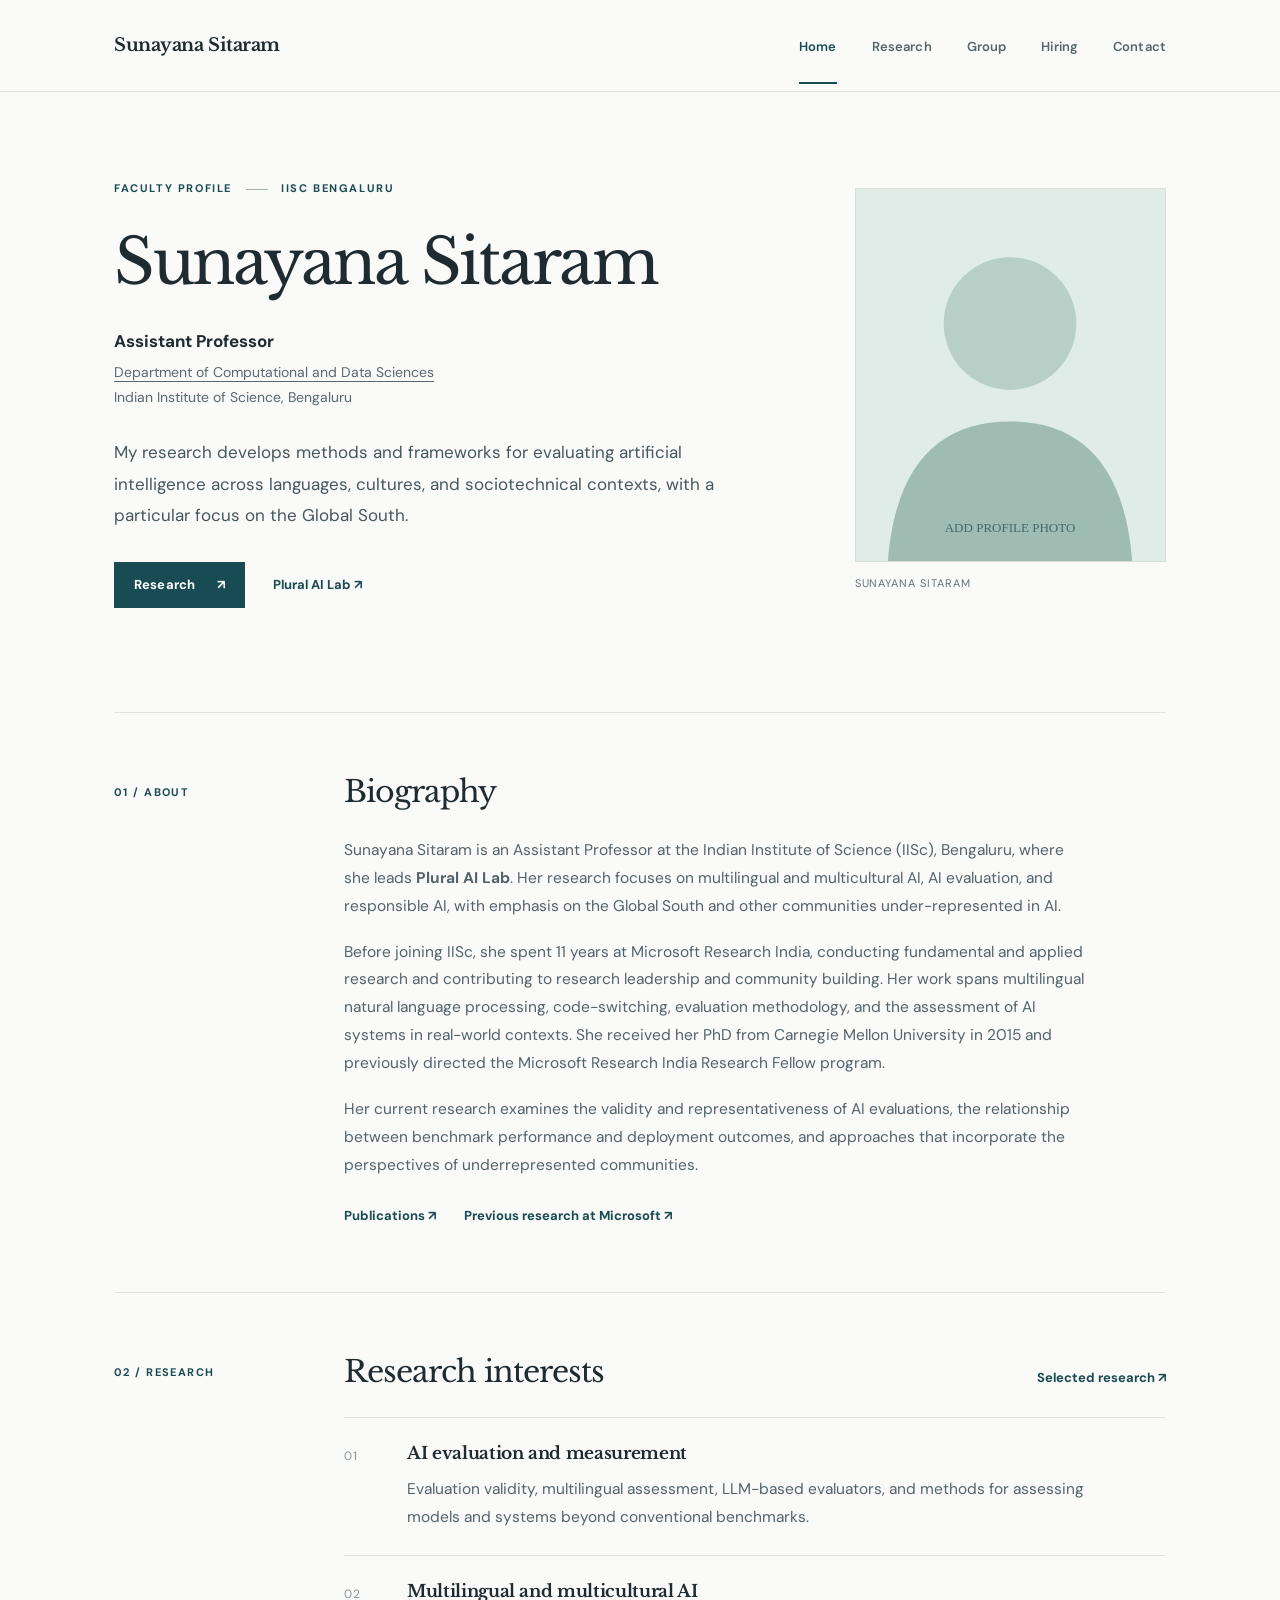
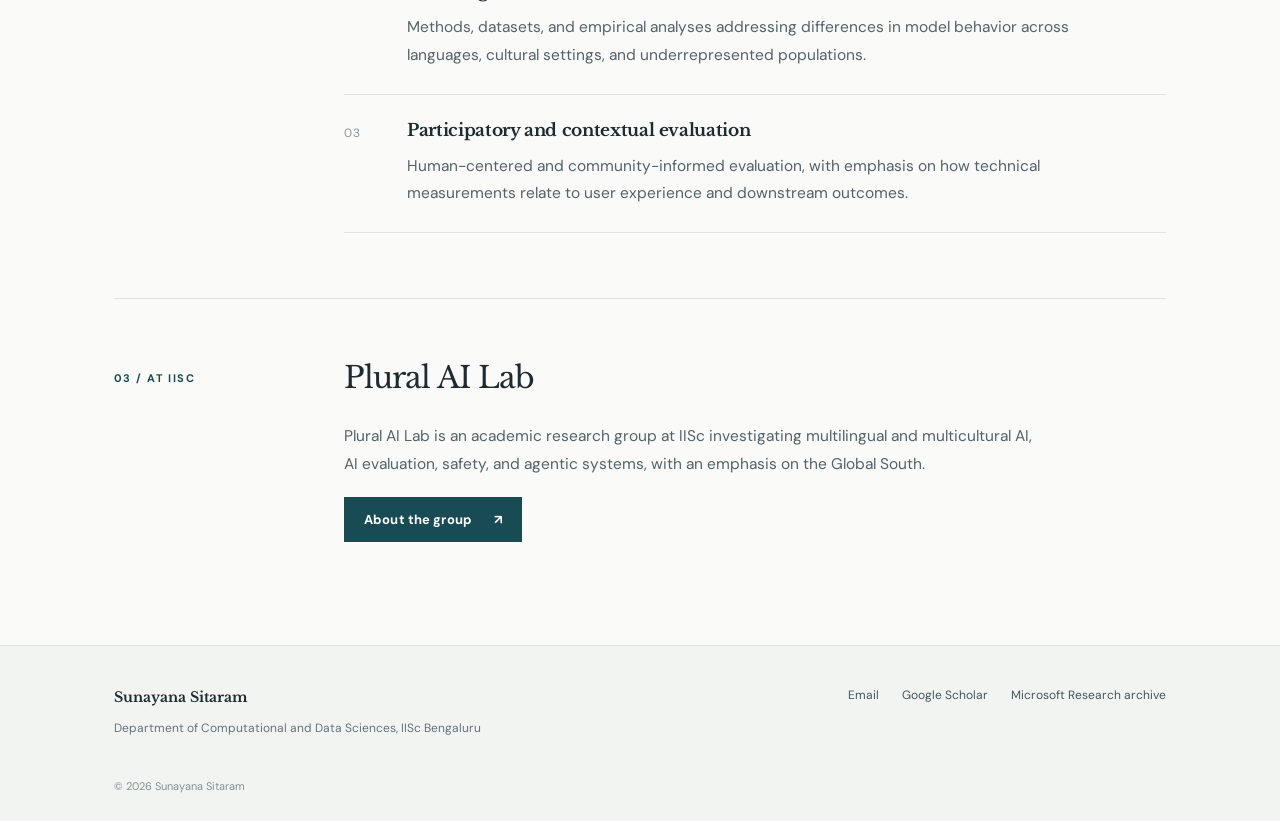
<file: index.html>
<!doctype html>
<html lang="en"><head><meta charset="utf-8"><meta name="viewport" content="width=device-width, initial-scale=1"><meta name="theme-color" content="#fafaf8"><meta name="description" content="Sunayana Sitaram, Assistant Professor at IISc Bengaluru. Research in AI evaluation, multilingual and multicultural AI, and responsible AI."><title>Home | Sunayana Sitaram</title><link rel="stylesheet" href="assets/style.css"></head><body><header class="site-header"><div class="wrap header-inner"><a href="index.html" class="wordmark" aria-label="Sunayana Sitaram home">Sunayana Sitaram</a><nav class="nav" aria-label="Main navigation"><a href="index.html" aria-current="page" class="active">Home</a><a href="research.html">Research</a><a href="group.html">Group</a><a href="hiring.html">Hiring</a><a href="contact.html">Contact</a></nav></div></header><main id="main" class="wrap"><section class="hero" aria-labelledby="intro-title"><div class="hero-copy"><p class="kicker">Faculty Profile <span class="kicker-rule"></span> IISc Bengaluru</p><h1 id="intro-title">Sunayana Sitaram</h1><p class="role-title">Assistant Professor</p><p class="affiliation"><a href="https://cds.iisc.ac.in/">Department of Computational and Data Sciences</a><br>Indian Institute of Science, Bengaluru</p><p class="lead">My research develops methods and frameworks for evaluating artificial intelligence across languages, cultures, and sociotechnical contexts, with a particular focus on the Global South.</p><div class="hero-actions"><a href="research.html" class="primary-link">Research <span aria-hidden="true">↗</span></a><a href="group.html" class="text-link">Plural AI Lab <span aria-hidden="true">↗</span></a></div></div><figure class="hero-portrait"><img src="https://impact.indiaai.gov.in/events/symposium/coreCommittee/Sunayana_Sitaram.jpeg" alt="Portrait of Sunayana Sitaram" onerror="this.onerror=null;this.src='assets/placeholder.svg'" width="480" height="560"><figcaption>Sunayana Sitaram</figcaption></figure></section>
<section class="editorial-section" aria-labelledby="about-title"><div class="section-side"><span class="section-index">01 / About</span></div><div class="section-main prose"><h2 id="about-title">Biography</h2><p>Sunayana Sitaram is an Assistant Professor at the Indian Institute of Science (IISc), Bengaluru, where she leads <strong>Plural AI Lab</strong>. Her research focuses on multilingual and multicultural AI, AI evaluation, and responsible AI, with emphasis on the Global South and other communities under-represented in AI.</p><p>Before joining IISc, she spent 11 years at Microsoft Research India, conducting fundamental and applied research and contributing to research leadership and community building. Her work spans multilingual natural language processing, code-switching, evaluation methodology, and the assessment of AI systems in real-world contexts. She received her PhD from Carnegie Mellon University in 2015 and previously directed the Microsoft Research India Research Fellow program.</p><p>Her current research examines the validity and representativeness of AI evaluations, the relationship between benchmark performance and deployment outcomes, and approaches that incorporate the perspectives of underrepresented communities.</p><div class="inline-links"><a href="https://scholar.google.com/scholar?q=Sunayana+Sitaram">Publications <span aria-hidden="true">↗</span></a><a href="https://www.microsoft.com/en-us/research/people/susitara/">Previous research at Microsoft <span aria-hidden="true">↗</span></a></div></div></section>
<section class="editorial-section" aria-labelledby="areas-title"><div class="section-side"><span class="section-index">02 / Research</span></div><div class="section-main"><div class="section-head"><h2 id="areas-title">Research interests</h2><a class="section-action" href="research.html">Selected research <span aria-hidden="true">↗</span></a></div><div class="focus-list"><article><span class="ordinal">01</span><div><h3>AI evaluation and measurement</h3><p>Evaluation validity, multilingual assessment, LLM-based evaluators, and methods for assessing models and systems beyond conventional benchmarks.</p></div></article><article><span class="ordinal">02</span><div><h3>Multilingual and multicultural AI</h3><p>Methods, datasets, and empirical analyses addressing differences in model behavior across languages, cultural settings, and underrepresented populations.</p></div></article><article><span class="ordinal">03</span><div><h3>Participatory and contextual evaluation</h3><p>Human-centered and community-informed evaluation, with emphasis on how technical measurements relate to user experience and downstream outcomes.</p></div></article></div></div></section>
<section class="editorial-section last-section" aria-labelledby="group-title"><div class="section-side"><span class="section-index">03 / At IISc</span></div><div class="section-main"><h2 id="group-title">Plural AI Lab</h2><p class="narrow-copy">Plural AI Lab is an academic research group at IISc investigating multilingual and multicultural AI, AI evaluation, safety, and agentic systems, with an emphasis on the Global South.</p><a class="primary-link" href="group.html">About the group <span aria-hidden="true">↗</span></a></div></section></main><footer class="site-footer"><div class="wrap footer-inner"><div><strong>Sunayana Sitaram</strong><span>Department of Computational and Data Sciences, IISc Bengaluru</span></div><div class="footer-links"><a href="mailto:sunayana@iisc.ac.in">Email</a><a href="https://scholar.google.com/scholar?q=Sunayana+Sitaram">Google Scholar</a><a href="https://www.microsoft.com/en-us/research/people/susitara/">Microsoft Research archive</a></div></div><div class="wrap copyright">© <span id="year"></span> Sunayana Sitaram</div></footer><script src="assets/site.js"></script></body></html>
</file>
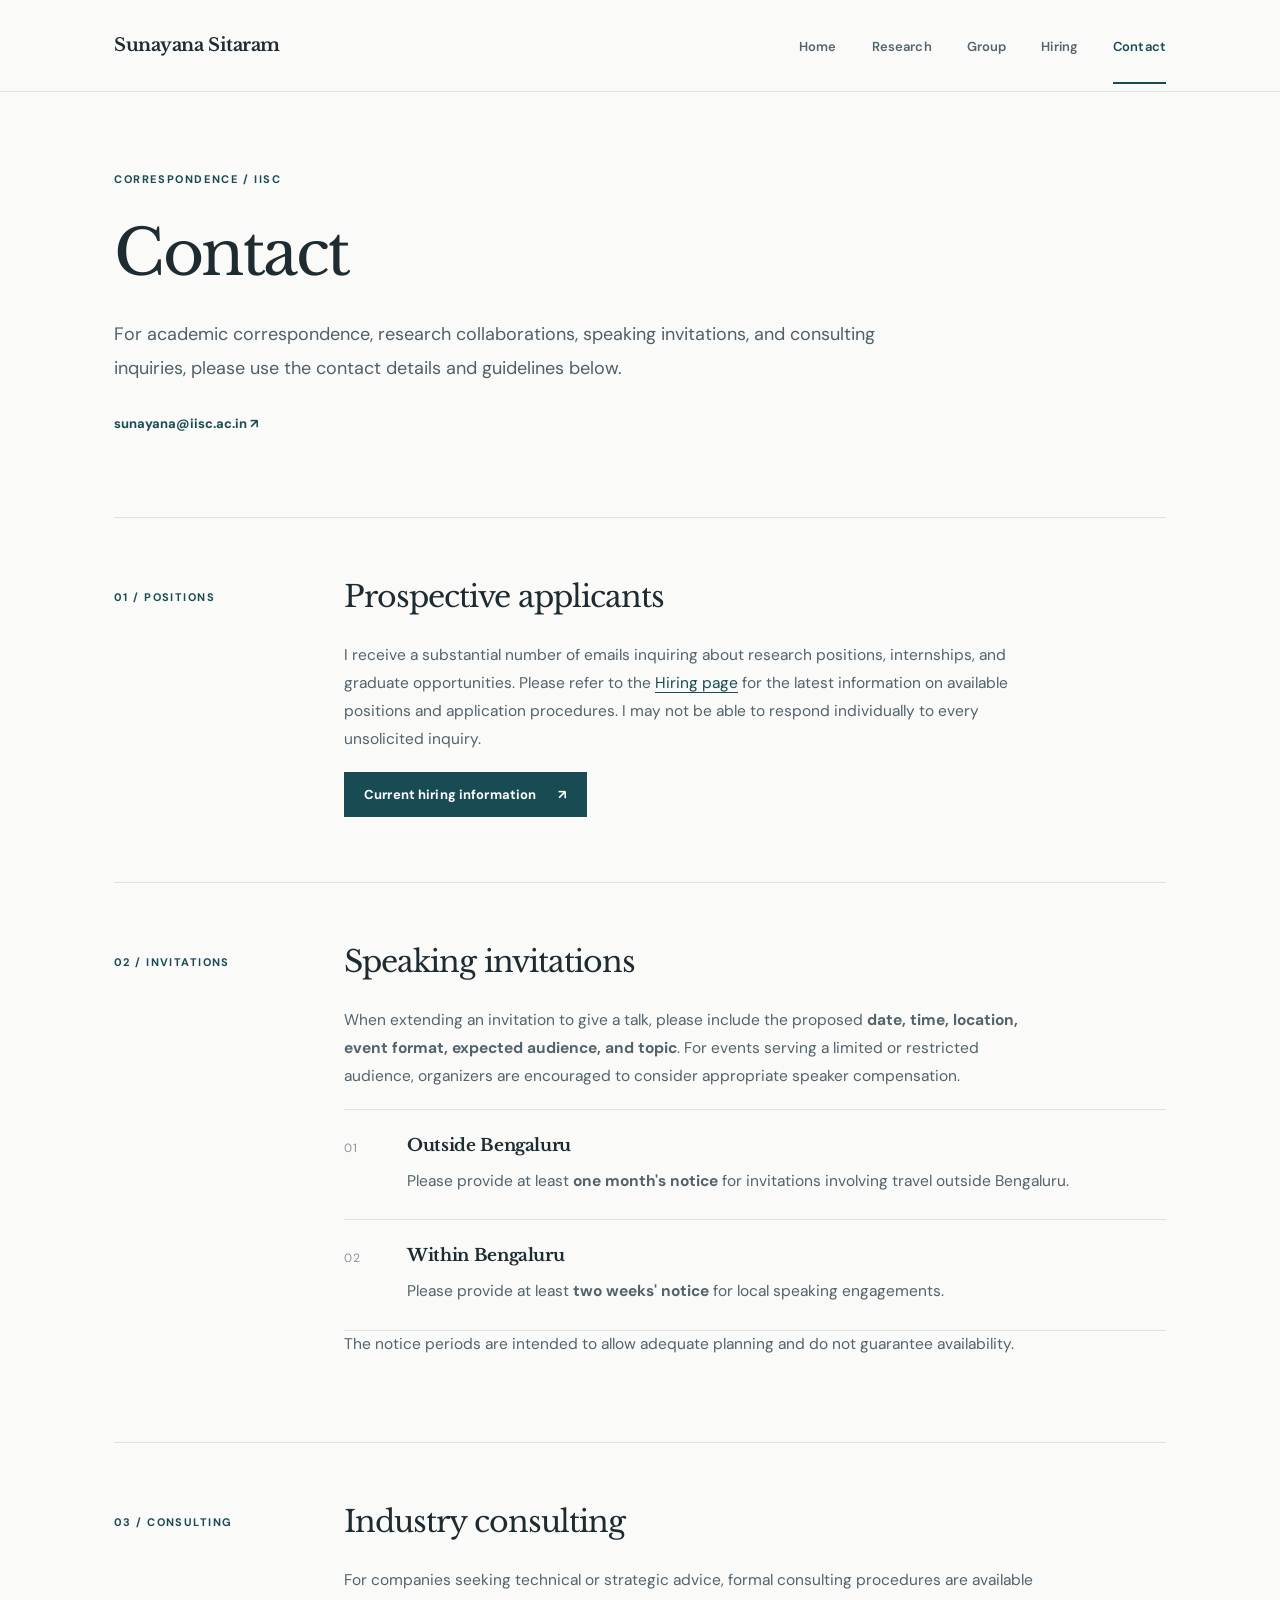
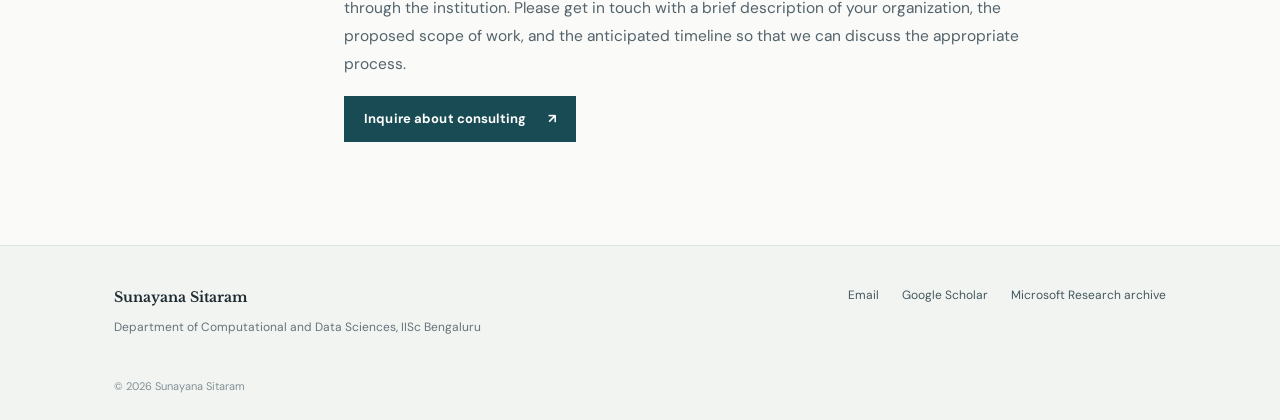
<file: contact.html>
<!doctype html><html lang="en"><head><meta charset="utf-8"><meta name="viewport" content="width=device-width, initial-scale=1"><meta name="theme-color" content="#fafaf8"><meta name="description" content="Contact Sunayana Sitaram at IISc for research inquiries, speaking invitations, and consulting engagements."><title>Contact | Sunayana Sitaram</title><link rel="stylesheet" href="assets/style.css"></head><body><header class="site-header"><div class="wrap header-inner"><a href="index.html" class="wordmark" aria-label="Sunayana Sitaram home">Sunayana Sitaram</a><nav class="nav" aria-label="Main navigation"><a href="index.html">Home</a><a href="research.html">Research</a><a href="group.html">Group</a><a href="hiring.html" aria-current="page">Hiring</a><a href="contact.html" aria-current="page" class="active">Contact</a></nav></div></header><main id="main" class="wrap"><section class="page-intro"><p class="kicker">Correspondence / IISc</p><h1>Contact</h1><p class="page-lead">For academic correspondence, research collaborations, speaking invitations, and consulting inquiries, please use the contact details and guidelines below.</p><div class="inline-links"><a href="mailto:sunayana@iisc.ac.in">sunayana@iisc.ac.in <span aria-hidden="true">↗</span></a></div></section>
<section class="editorial-section"><div class="section-side"><span class="section-index">01 / Positions</span></div><div class="section-main"><h2>Prospective applicants</h2><p class="narrow-copy">I receive a substantial number of emails inquiring about research positions, internships, and graduate opportunities. Please refer to the <a href="hiring.html">Hiring page</a> for the latest information on available positions and application procedures. I may not be able to respond individually to every unsolicited inquiry.</p><a class="primary-link" href="hiring.html">Current hiring information <span aria-hidden="true">↗</span></a></div></section>
<section class="editorial-section"><div class="section-side"><span class="section-index">02 / Invitations</span></div><div class="section-main"><h2>Speaking invitations</h2><p class="narrow-copy">When extending an invitation to give a talk, please include the proposed <strong>date, time, location, event format, expected audience, and topic</strong>. For events serving a limited or restricted audience, organizers are encouraged to consider appropriate speaker compensation.</p><div class="focus-list"><article><span class="ordinal">01</span><div><h3>Outside Bengaluru</h3><p>Please provide at least <strong>one month's notice</strong> for invitations involving travel outside Bengaluru.</p></div></article><article><span class="ordinal">02</span><div><h3>Within Bengaluru</h3><p>Please provide at least <strong>two weeks' notice</strong> for local speaking engagements.</p></div></article></div><p class="narrow-copy">The notice periods are intended to allow adequate planning and do not guarantee availability.</p></div></section>
<section class="editorial-section last-section"><div class="section-side"><span class="section-index">03 / Consulting</span></div><div class="section-main"><h2>Industry consulting</h2><p class="narrow-copy">For companies seeking technical or strategic advice, formal consulting procedures are available through the institution. Please get in touch with a brief description of your organization, the proposed scope of work, and the anticipated timeline so that we can discuss the appropriate process.</p><a class="primary-link" href="mailto:sunayana.sitaram@gmail.com?subject=Consulting%20inquiry">Inquire about consulting <span aria-hidden="true">↗</span></a></div></section></main><footer class="site-footer"><div class="wrap footer-inner"><div><strong>Sunayana Sitaram</strong><span>Department of Computational and Data Sciences, IISc Bengaluru</span></div><div class="footer-links"><a href="mailto:sunayana@iisc.ac.in">Email</a><a href="https://scholar.google.com/scholar?q=Sunayana+Sitaram">Google Scholar</a><a href="https://www.microsoft.com/en-us/research/people/susitara/">Microsoft Research archive</a></div></div><div class="wrap copyright">© <span id="year"></span> Sunayana Sitaram</div></footer><script src="assets/site.js"></script></body></html>
</file>
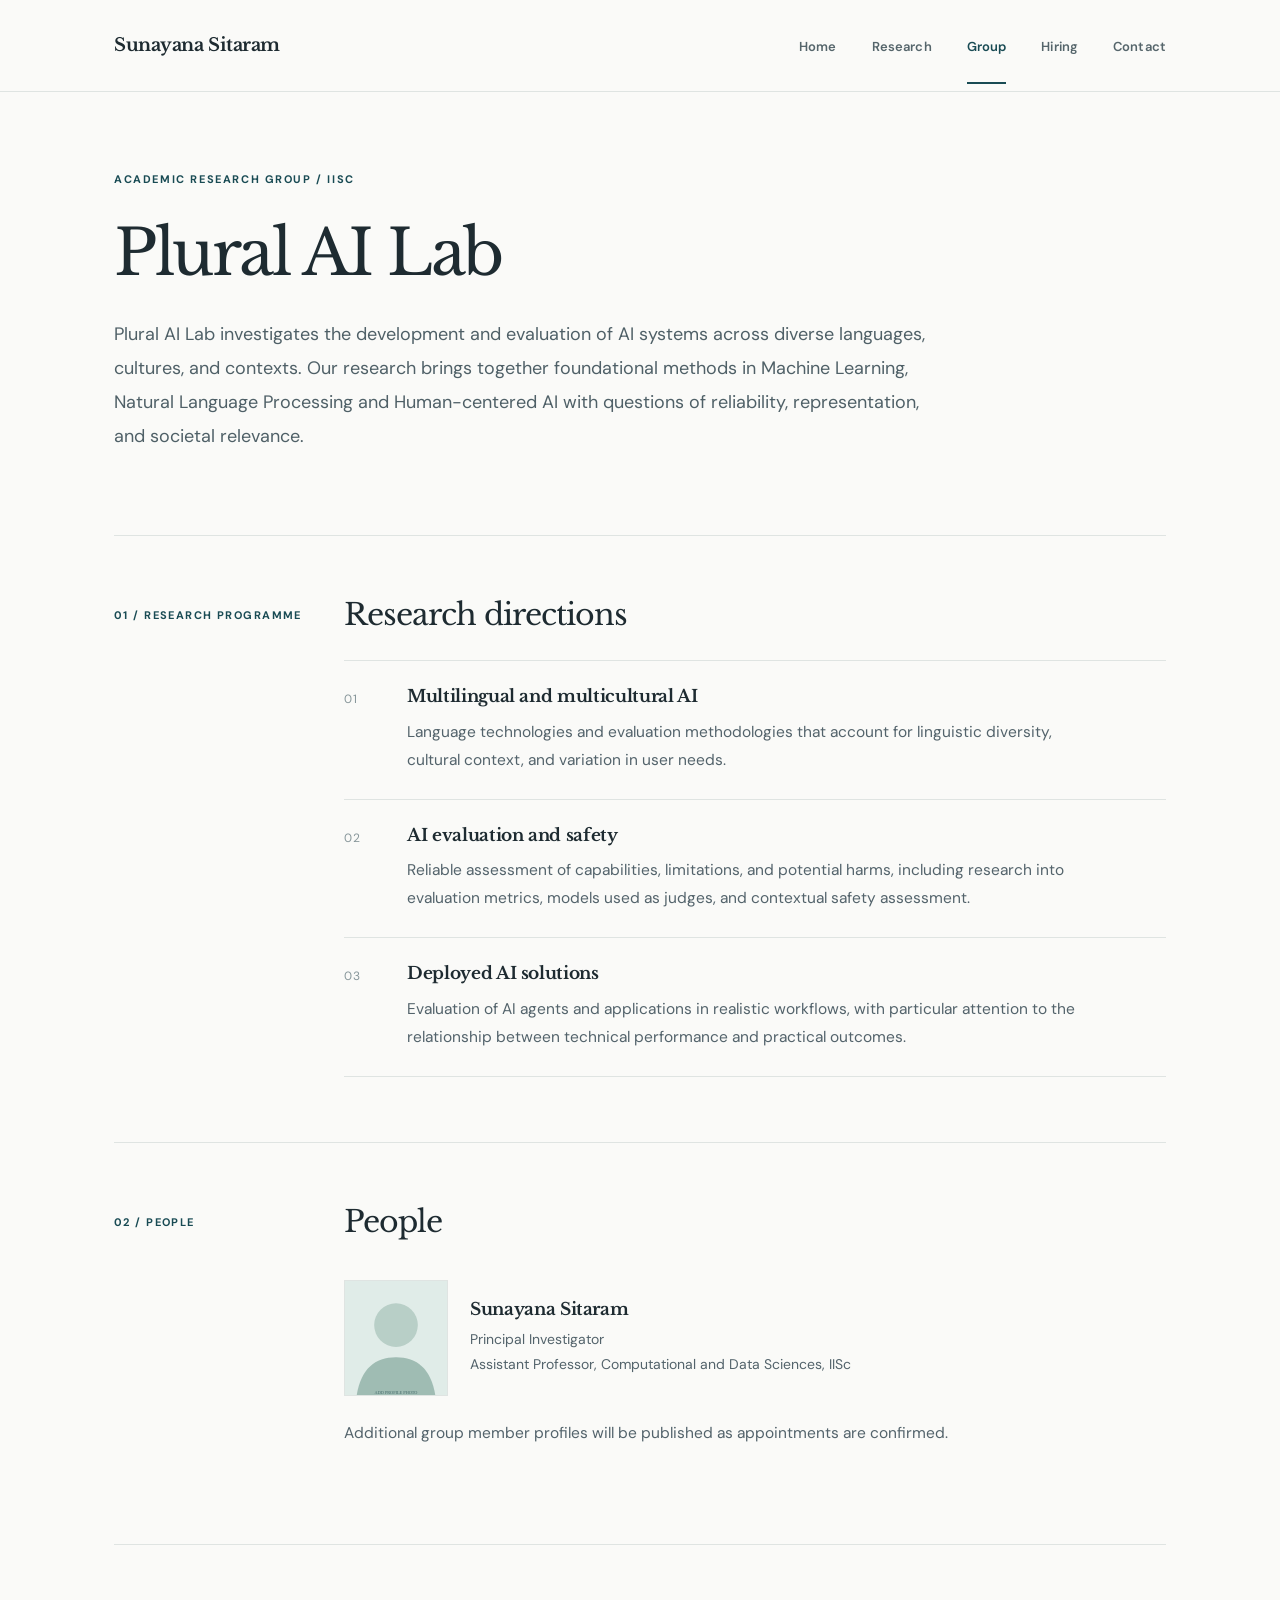
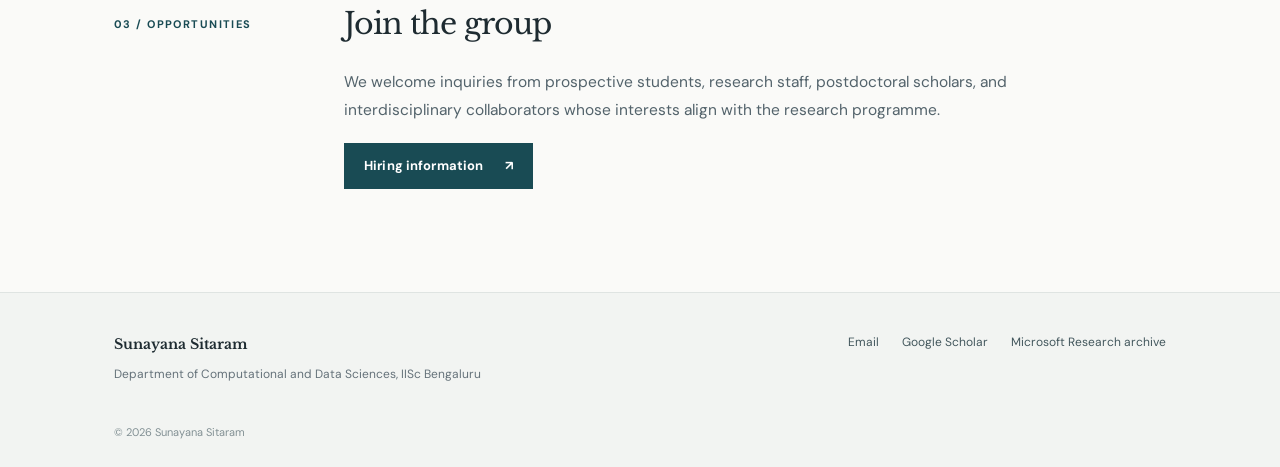
<file: group.html>
<!doctype html>
<html lang="en"><head><meta charset="utf-8"><meta name="viewport" content="width=device-width, initial-scale=1"><meta name="theme-color" content="#fafaf8"><meta name="description" content="Plural AI Lab at IISc, a research group studying multilingual and multicultural AI, evaluation, safety, and AI agents."><title>Group | Sunayana Sitaram</title><link rel="stylesheet" href="assets/style.css"></head><body><header class="site-header"><div class="wrap header-inner"><a href="index.html" class="wordmark" aria-label="Sunayana Sitaram home">Sunayana Sitaram</a><nav class="nav" aria-label="Main navigation"><a href="index.html">Home</a><a href="research.html">Research</a><a href="group.html" aria-current="page" class="active">Group</a><a href="hiring.html">Hiring</a><a href="contact.html">Contact</a></nav></div></header><main id="main" class="wrap"><section class="page-intro"><p class="kicker">Academic research group / IISc</p><h1>Plural AI Lab</h1><p class="page-lead">Plural AI Lab investigates the development and evaluation of AI systems across diverse languages, cultures, and contexts. Our research brings together foundational methods in Machine Learning, Natural Language Processing and Human-centered AI with questions of reliability, representation, and societal relevance.</p></section>
<section class="editorial-section"><div class="section-side"><span class="section-index">01 / Research programme</span></div><div class="section-main"><h2>Research directions</h2><div class="focus-list"><article><span class="ordinal">01</span><div><h3>Multilingual and multicultural AI</h3><p>Language technologies and evaluation methodologies that account for linguistic diversity, cultural context, and variation in user needs.</p></div></article><article><span class="ordinal">02</span><div><h3>AI evaluation and safety</h3><p>Reliable assessment of capabilities, limitations, and potential harms, including research into evaluation metrics, models used as judges, and contextual safety assessment.</p></div></article><article><span class="ordinal">03</span><div><h3>Deployed AI solutions</h3><p>Evaluation of AI agents and applications in realistic workflows, with particular attention to the relationship between technical performance and practical outcomes.</p></div></article></div></div></section>
<section class="editorial-section"><div class="section-side"><span class="section-index">02 / People</span></div><div class="section-main"><h2>People</h2><div class="person"><img src="https://impact.indiaai.gov.in/events/symposium/coreCommittee/Sunayana_Sitaram.jpeg" alt="Sunayana Sitaram" loading="lazy" onerror="this.onerror=null;this.src='assets/placeholder.svg'" width="104" height="116"><div><h3>Sunayana Sitaram</h3><p>Principal Investigator<br>Assistant Professor, Computational and Data Sciences, IISc</p></div></div><p class="section-intro">Additional group member profiles will be published as appointments are confirmed.</p></div></section>
<section class="editorial-section last-section"><div class="section-side"><span class="section-index">03 / Opportunities</span></div><div class="section-main"><h2>Join the group</h2><p class="narrow-copy">We welcome inquiries from prospective students, research staff, postdoctoral scholars, and interdisciplinary collaborators whose interests align with the research programme.</p><a class="primary-link" href="hiring.html">Hiring information <span aria-hidden="true">↗</span></a></div></section></main><footer class="site-footer"><div class="wrap footer-inner"><div><strong>Sunayana Sitaram</strong><span>Department of Computational and Data Sciences, IISc Bengaluru</span></div><div class="footer-links"><a href="mailto:sunayana@iisc.ac.in">Email</a><a href="https://scholar.google.com/scholar?q=Sunayana+Sitaram">Google Scholar</a><a href="https://www.microsoft.com/en-us/research/people/susitara/">Microsoft Research archive</a></div></div><div class="wrap copyright">© <span id="year"></span> Sunayana Sitaram</div></footer><script src="assets/site.js"></script></body></html>
</file>
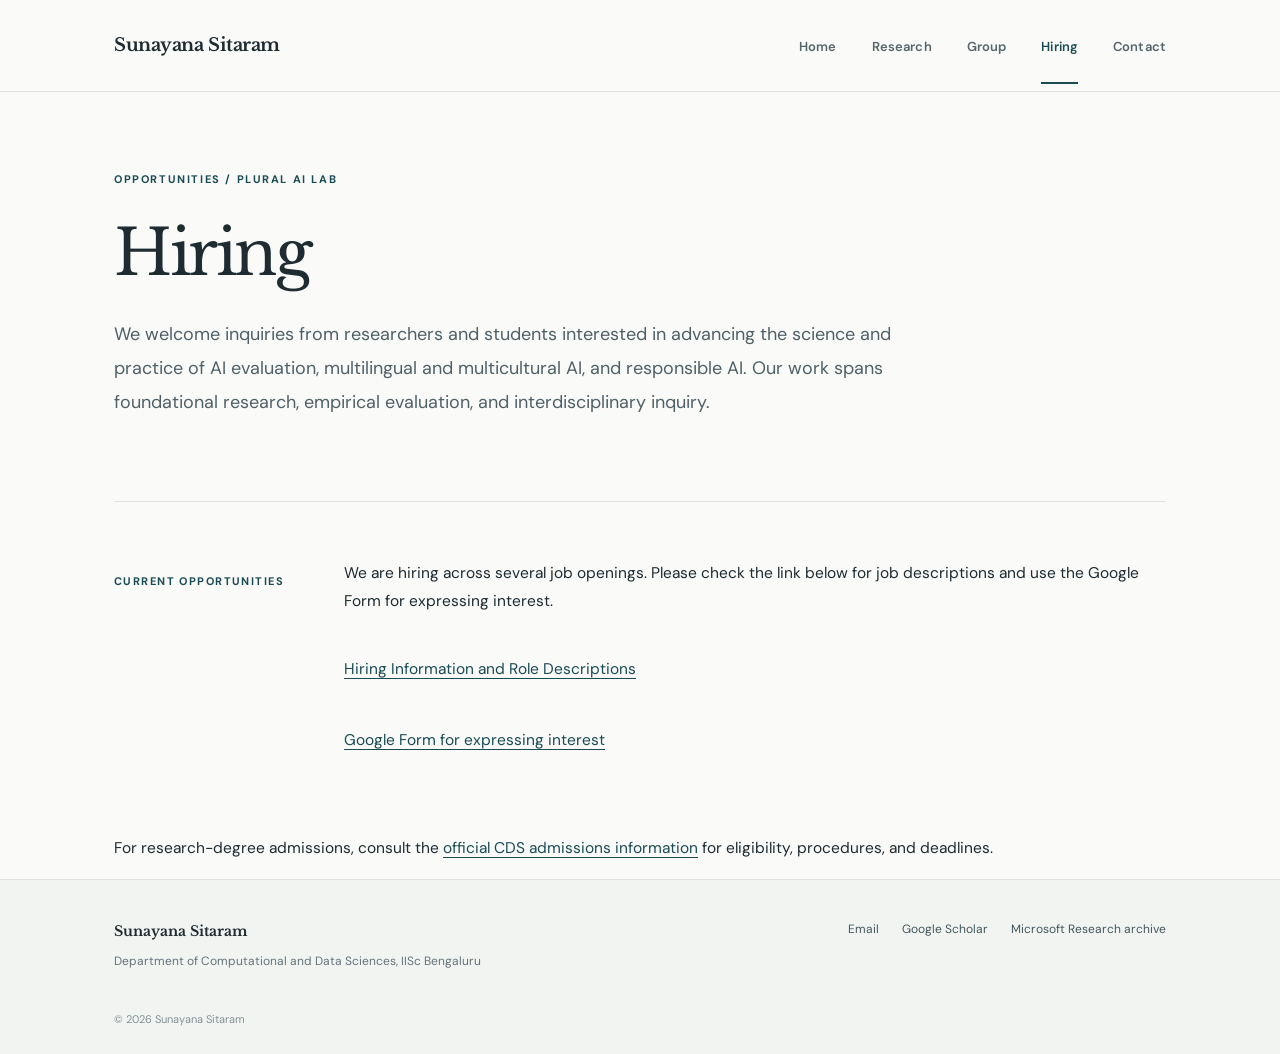
<file: hiring.html>
<!doctype html>
<html lang="en"><head><meta charset="utf-8"><meta name="viewport" content="width=device-width, initial-scale=1"><meta name="theme-color" content="#fafaf8"><meta name="description" content="Research, doctoral, postdoctoral, and interdisciplinary opportunities at Plural AI Lab, IISc."><title>Hiring | Sunayana Sitaram</title><link rel="stylesheet" href="assets/style.css"></head><body><header class="site-header"><div class="wrap header-inner"><a href="index.html" class="wordmark" aria-label="Sunayana Sitaram home">Sunayana Sitaram</a><nav class="nav" aria-label="Main navigation"><a href="index.html">Home</a><a href="research.html">Research</a><a href="group.html">Group</a><a href="hiring.html" aria-current="page" class="active">Hiring</a><a href="contact.html">Contact</a></nav></div></header><main id="main" class="wrap"><section class="page-intro"><p class="kicker">Opportunities / Plural AI Lab</p><h1>Hiring</h1><p class="page-lead">We welcome inquiries from researchers and students interested in advancing the science and practice of AI evaluation, multilingual and multicultural AI, and responsible AI. Our work spans foundational research, empirical evaluation, and interdisciplinary inquiry.</p></section>
<section class="editorial-section"><div class="section-side"><span class="section-index">Current Opportunities</span></div> We are hiring across several job openings. Please check the link below for job descriptions and use the Google Form for expressing interest.</p>

<a href="assets\Hiring information and role descriptions.docx"> Hiring Information and Role Descriptions</a><br>
<a href = "https://forms.gle/6ckCLusSZE2ks3vx7"> Google Form for expressing interest</a></div></section>

<section><p>For research-degree admissions, consult the <a href="https://cds.iisc.ac.in/admissions/research-degrees/">official CDS admissions information</a> for eligibility, procedures, and deadlines.</p></div></section></main><footer class="site-footer"><div class="wrap footer-inner"><div><strong>Sunayana Sitaram</strong><span>Department of Computational and Data Sciences, IISc Bengaluru</span></div><div class="footer-links"><a href="mailto:sunayana@iisc.ac.in">Email</a><a href="https://scholar.google.com/scholar?q=Sunayana+Sitaram">Google Scholar</a><a href="https://www.microsoft.com/en-us/research/people/susitara/">Microsoft Research archive</a></div></div><div class="wrap copyright">© <span id="year"></span> Sunayana Sitaram</div></footer><script src="assets/site.js"></script></body></html>
</file>
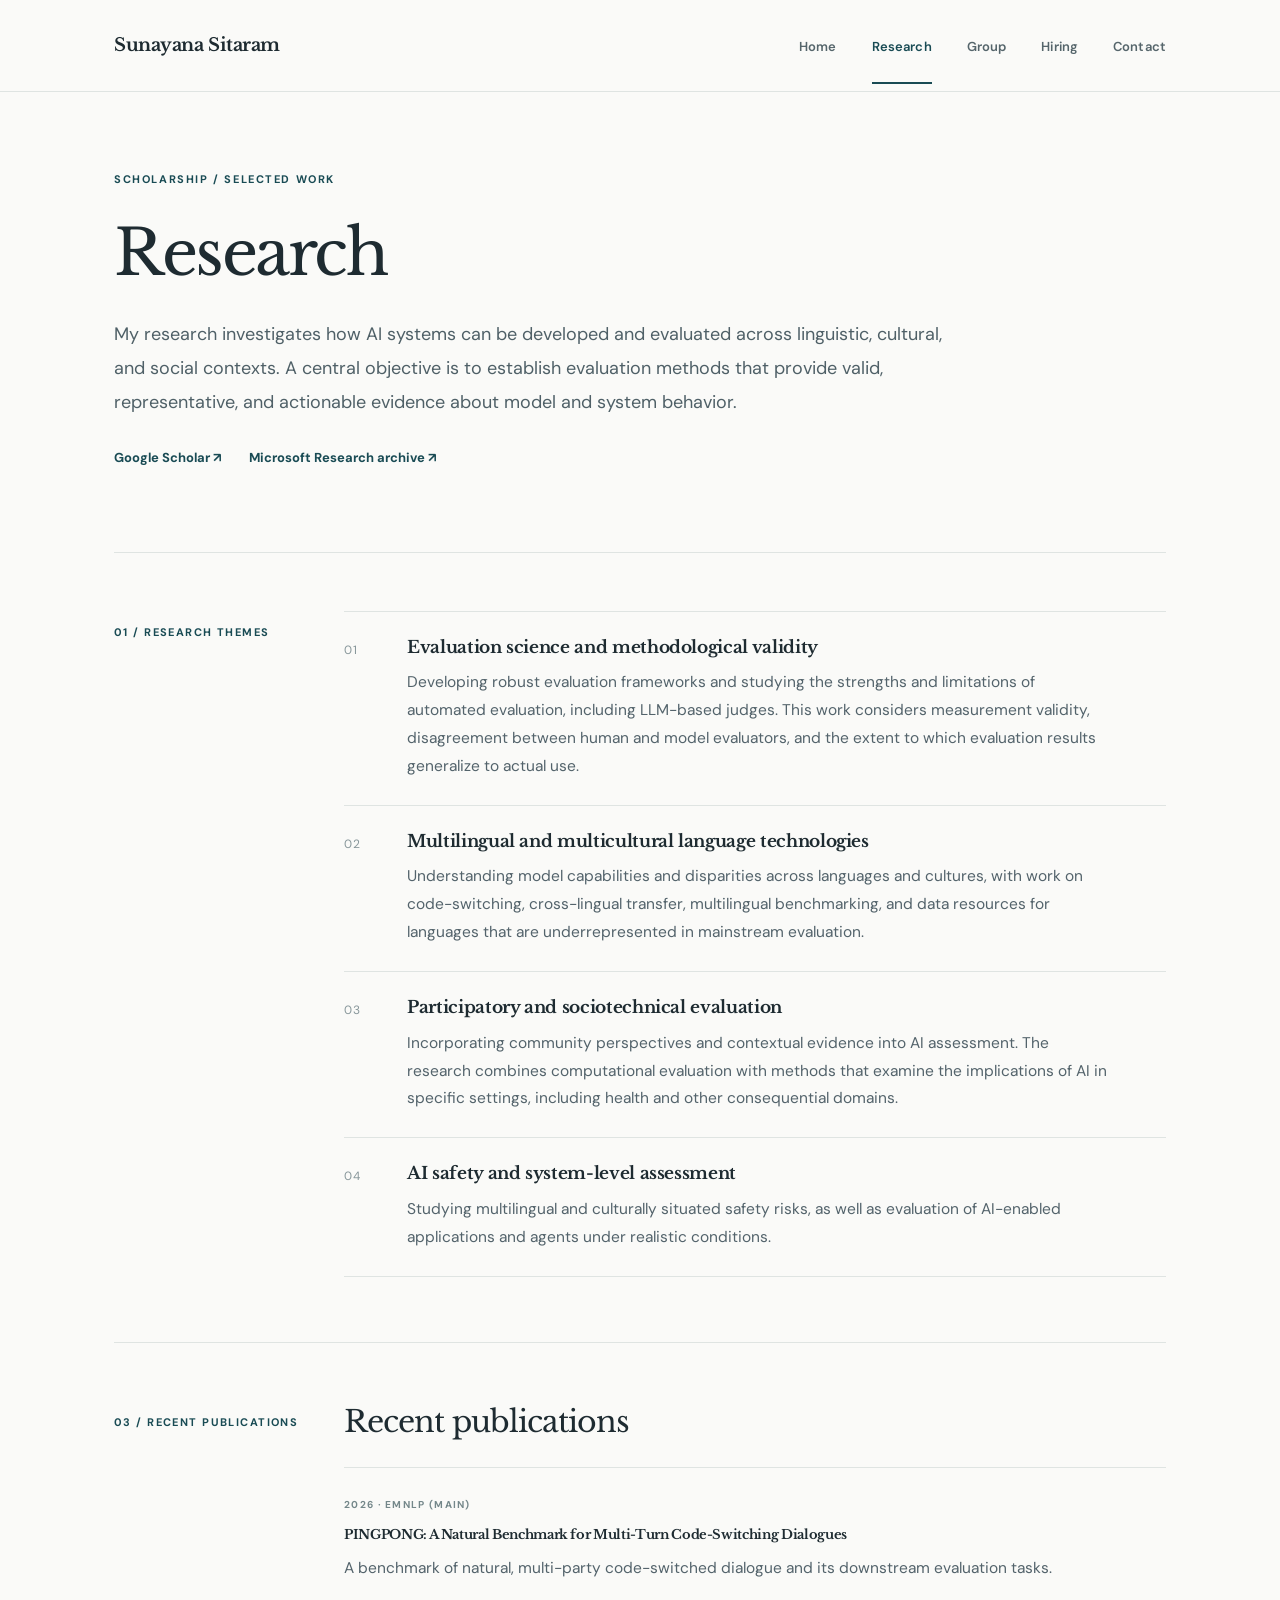
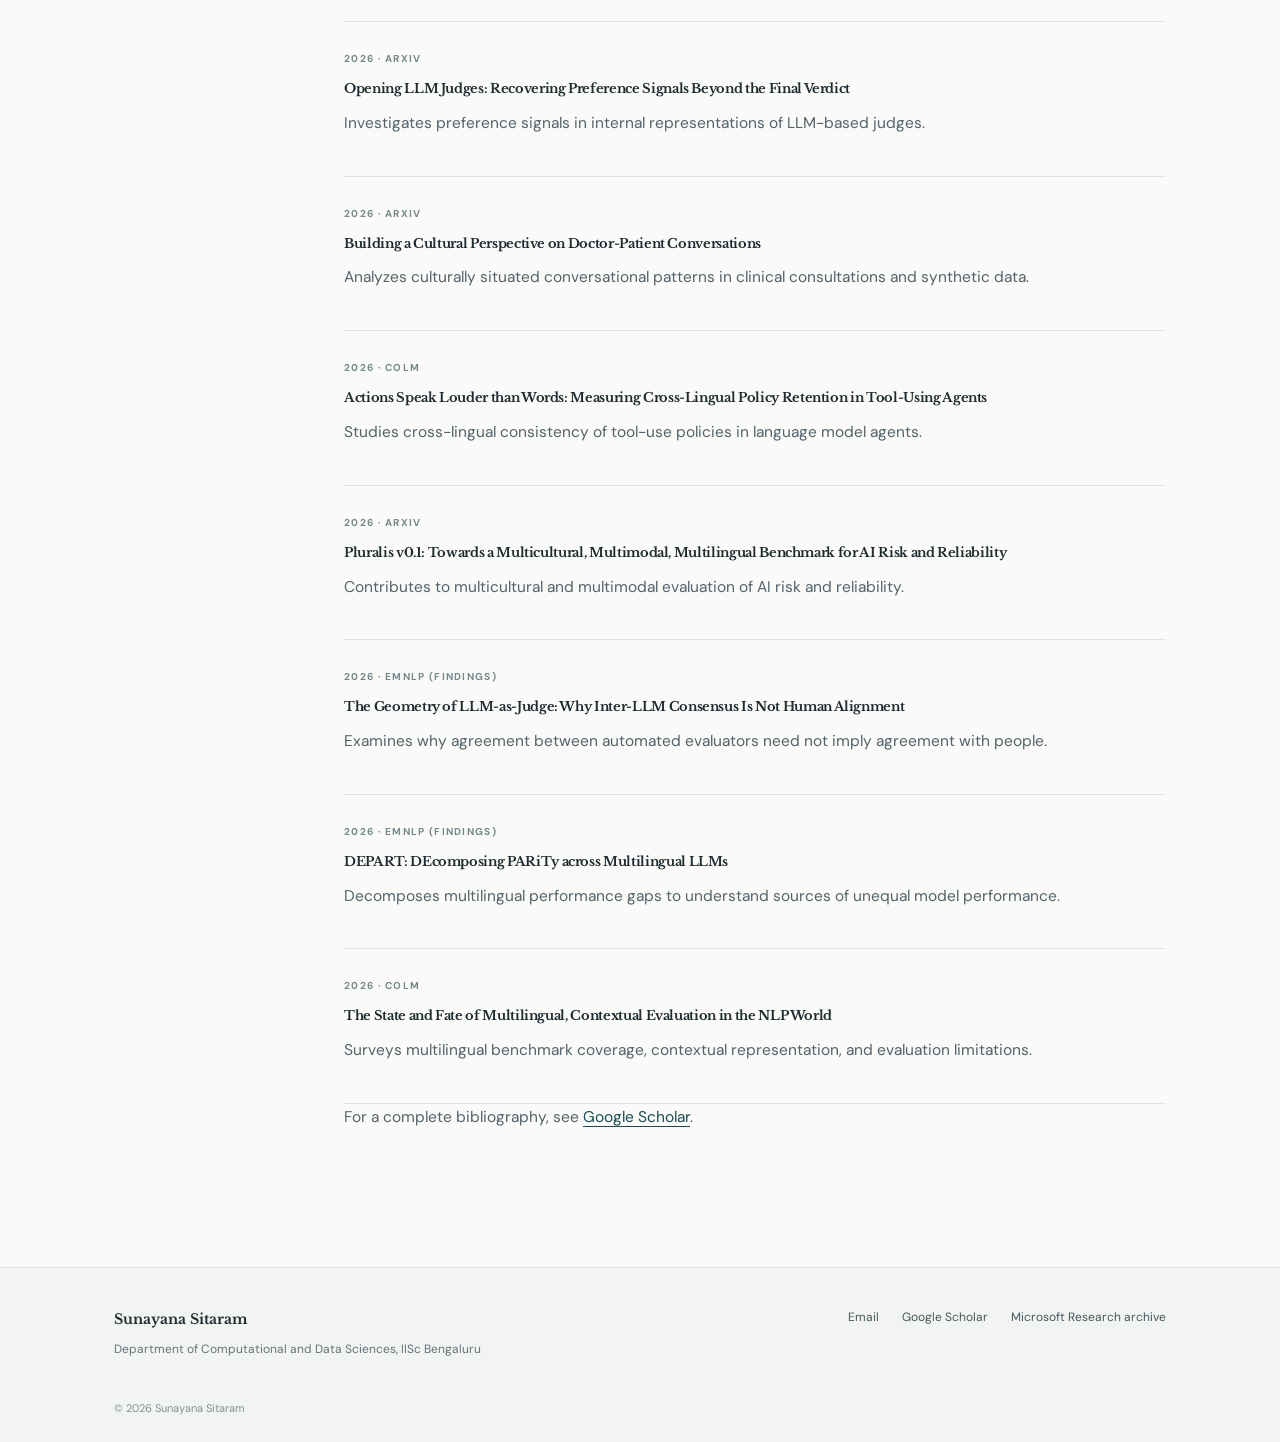
<file: research.html>
<!doctype html>
<html lang="en"><head><meta charset="utf-8"><meta name="viewport" content="width=device-width, initial-scale=1"><meta name="theme-color" content="#fafaf8"><meta name="description" content="Research in multilingual and multicultural AI, evaluation methodology, human-centered assessment, and AI safety."><title>Research | Sunayana Sitaram</title><link rel="stylesheet" href="assets/style.css"></head><body><header class="site-header"><div class="wrap header-inner"><a href="index.html" class="wordmark" aria-label="Sunayana Sitaram home">Sunayana Sitaram</a><nav class="nav" aria-label="Main navigation"><a href="index.html">Home</a><a href="research.html" aria-current="page" class="active">Research</a><a href="group.html">Group</a><a href="hiring.html">Hiring</a><a href="contact.html">Contact</a></nav></div></header><main id="main" class="wrap"><section class="page-intro"><p class="kicker">Scholarship / Selected work</p><h1>Research</h1><p class="page-lead">My research investigates how AI systems can be developed and evaluated across linguistic, cultural, and social contexts. A central objective is to establish evaluation methods that provide valid, representative, and actionable evidence about model and system behavior.</p><div class="inline-links"><a href="https://scholar.google.com/scholar?q=Sunayana+Sitaram">Google Scholar <span aria-hidden="true">↗</span></a><a href="https://www.microsoft.com/en-us/research/people/susitara/">Microsoft Research archive <span aria-hidden="true">↗</span></a></div></section>
<section class="editorial-section"><div class="section-side"><span class="section-index">01 / Research themes</span></div><div class="section-main"><div class="focus-list"><article><span class="ordinal">01</span><div><h3>Evaluation science and methodological validity</h3><p>Developing robust evaluation frameworks and studying the strengths and limitations of automated evaluation, including LLM-based judges. This work considers measurement validity, disagreement between human and model evaluators, and the extent to which evaluation results generalize to actual use.</p></div></article><article><span class="ordinal">02</span><div><h3>Multilingual and multicultural language technologies</h3><p>Understanding model capabilities and disparities across languages and cultures, with work on code-switching, cross-lingual transfer, multilingual benchmarking, and data resources for languages that are underrepresented in mainstream evaluation.</p></div></article><article><span class="ordinal">03</span><div><h3>Participatory and sociotechnical evaluation</h3><p>Incorporating community perspectives and contextual evidence into AI assessment. The research combines computational evaluation with methods that examine the implications of AI in specific settings, including health and other consequential domains.</p></div></article><article><span class="ordinal">04</span><div><h3>AI safety and system-level assessment</h3><p>Studying multilingual and culturally situated safety risks, as well as evaluation of AI-enabled applications and agents under realistic conditions.</p></div></article></div></div></section>

</div></div></section><section class="editorial-section last-section" aria-labelledby="recent-papers"><div class="section-side"><span class="section-index">03 / Recent publications</span></div><div class="section-main"><h2 id="recent-papers">Recent publications</h2><div class="project-list"><article><div class="project-meta">2026 · EMNLP (main)</div><h3><a href="https://aclanthology.org/2026.emnlp-main.1854/">PINGPONG: A Natural Benchmark for Multi-Turn Code-Switching Dialogues</a></h3><p>A benchmark of natural, multi-party code-switched dialogue and its downstream evaluation tasks.</p></article><article><div class="project-meta">2026 · arXiv</div><h3><a href="https://arxiv.org/abs/2609.32407">Opening LLM Judges: Recovering Preference Signals Beyond the Final Verdict</a></h3><p>Investigates preference signals in internal representations of LLM-based judges.</p></article><article><div class="project-meta">2026 · arXiv</div><h3><a href="https://arxiv.org/abs/2609.18390">Building a Cultural Perspective on Doctor-Patient Conversations</a></h3><p>Analyzes culturally situated conversational patterns in clinical consultations and synthetic data.</p></article><article><div class="project-meta">2026 · COLM</div><h3><a href="https://proceedings.colm.cc/paper_files/paper/2026/hash/85c0735854c2df1cdf6884a9ea53d45f-Abstract-Conference.html">Actions Speak Louder than Words: Measuring Cross-Lingual Policy Retention in Tool-Using Agents</a></h3><p>Studies cross-lingual consistency of tool-use policies in language model agents.</p></article><article><div class="project-meta">2026 · arXiv</div><h3><a href="https://arxiv.org/abs/2607.06196">Pluralis v0.1: Towards a Multicultural, Multimodal, Multilingual Benchmark for AI Risk and Reliability</a></h3><p>Contributes to multicultural and multimodal evaluation of AI risk and reliability.</p></article><article><div class="project-meta">2026 · EMNLP (Findings)</div><h3><a href="https://aclanthology.org/2026.findings-emnlp.1696/">The Geometry of LLM-as-Judge: Why Inter-LLM Consensus Is Not Human Alignment</a></h3><p>Examines why agreement between automated evaluators need not imply agreement with people.</p></article><article><div class="project-meta">2026 · EMNLP (Findings)</div><h3><a href="https://aclanthology.org/2026.findings-emnlp.2328/">DEPART: DEcomposing PARiTy across Multilingual LLMs</a></h3><p>Decomposes multilingual performance gaps to understand sources of unequal model performance.</p></article><article><div class="project-meta">2026 · COLM</div><h3><a href="https://arxiv.org/abs/2610.36990">The State and Fate of Multilingual, Contextual Evaluation in the NLP World</a></h3><p>Surveys multilingual benchmark coverage, contextual representation, and evaluation limitations.</p></article></div><p class="section-intro">For a complete bibliography, see <a href="https://scholar.google.com/scholar?q=Sunayana+Sitaram">Google Scholar</a>.</p></div></section></main><footer class="site-footer"><div class="wrap footer-inner"><div><strong>Sunayana Sitaram</strong><span>Department of Computational and Data Sciences, IISc Bengaluru</span></div><div class="footer-links"><a href="mailto:sunayana@iisc.ac.in">Email</a><a href="https://scholar.google.com/scholar?q=Sunayana+Sitaram">Google Scholar</a><a href="https://www.microsoft.com/en-us/research/people/susitara/">Microsoft Research archive</a></div></div><div class="wrap copyright">© <span id="year"></span> Sunayana Sitaram</div></footer><script src="assets/site.js"></script></body></html>
</file>
<file: assets/style.css>
@import url('https://fonts.googleapis.com/css2?family=DM+Sans:wght@400;500;600;700&family=Libre+Baskerville:wght@400;700&display=swap');
:root{--bg:#fafaf8;--paper:#fff;--ink:#1e2b31;--muted:#65727a;--accent:#194b54;--line:#dfe4e2;--soft:#edf1ef;--serif:'Libre Baskerville',Georgia,serif;--sans:'DM Sans',Arial,sans-serif}
*{box-sizing:border-box}html{scroll-behavior:smooth}body{margin:0;background:var(--bg);color:var(--ink);font:15.5px/1.8 var(--sans);-webkit-font-smoothing:antialiased}a{color:var(--accent);text-underline-offset:4px}a:hover{text-decoration-thickness:2px}a:focus-visible{outline:2px solid var(--accent);outline-offset:5px}.wrap{max-width:1120px;margin-inline:auto;padding-inline:34px}.site-header{background:var(--bg);border-bottom:1px solid var(--line)}.header-inner{min-height:91px;display:flex;align-items:center;justify-content:space-between;gap:30px}.wordmark{font:700 18px/1.2 var(--serif);letter-spacing:-.45px;color:var(--ink);text-decoration:none}.wordmark:hover{text-decoration:none}.wordmark-sub{display:block;font:500 10px/1.5 var(--sans);letter-spacing:.13em;text-transform:uppercase;color:var(--muted);margin-top:7px}.nav{display:flex;align-items:center;gap:35px}.nav a{padding:33px 0 29px;border-bottom:2px solid transparent;color:#55656b;text-decoration:none;font:600 13px/1 var(--sans);letter-spacing:.01em}.nav a:hover,.nav a.active{color:var(--accent);border-bottom-color:var(--accent)}.hero{display:grid;grid-template-columns:minmax(0,1.55fr) minmax(265px,.72fr);gap:70px;align-items:center;padding:88px 0 104px}.kicker{margin:0 0 27px;color:var(--accent);text-transform:uppercase;letter-spacing:.145em;font:700 11px/1.6 var(--sans)}.kicker-rule{display:inline-block;width:22px;height:1px;background:#a5b5b4;vertical-align:middle;margin:0 9px}.hero h1,.page-intro h1{font:400 clamp(42px,5.1vw,63px)/1.19 var(--serif);letter-spacing:-2.5px;margin:0 0 26px;color:var(--ink)}.role-title{font-size:17px;font-weight:700;margin:0 0 4px}.affiliation{font-size:14px;line-height:1.75;margin:0 0 28px;color:#596870}.affiliation a{color:inherit}.lead{font-size:17px;line-height:1.85;max-width:625px;margin:0 0 31px;color:#46575e}.hero-actions{display:flex;flex-wrap:wrap;gap:28px;align-items:center}.primary-link{display:inline-flex;align-items:center;gap:22px;text-decoration:none;background:var(--accent);color:white;padding:11px 20px;font-size:13px;font-weight:700;letter-spacing:.01em}.primary-link:hover{background:#0f343c;text-decoration:none}.text-link,.section-action{font-size:13px;font-weight:700;text-decoration:none}.text-link:hover,.section-action:hover{text-decoration:underline}.hero-portrait{margin:0;align-self:start;padding-top:8px}.hero-portrait img{display:block;width:100%;height:auto;aspect-ratio:5/6;object-fit:cover;object-position:center 16%;border:1px solid #d8dedb;background:#e7ece9;filter:saturate(.88)}.hero-portrait figcaption{font-size:11px;letter-spacing:.09em;text-transform:uppercase;color:var(--muted);margin-top:12px}.editorial-section{border-top:1px solid var(--line);display:grid;grid-template-columns:190px minmax(0,1fr);gap:40px;padding:58px 0 65px}.last-section{padding-bottom:103px}.section-side{padding-top:7px}.section-index,.small-label,.project-meta{font:700 11px/1.7 var(--sans);letter-spacing:.13em;text-transform:uppercase;color:var(--accent)}.section-main h2{font:400 30px/1.4 var(--serif);letter-spacing:-1px;margin:0 0 24px}.section-main h3{font:700 17px/1.45 var(--serif);letter-spacing:-.35px;margin:0 0 9px}.section-main p{color:#53636b;max-width:740px;margin:0 0 18px}.prose p{font-size:15.5px}.inline-links{display:flex;gap:28px;flex-wrap:wrap;margin-top:24px}.inline-links a,.initiatives a,.project-list a{font-size:13px;font-weight:700;text-decoration:none}.inline-links a:hover,.initiatives a:hover,.project-list a:hover{text-decoration:underline}.section-head{display:flex;gap:20px;justify-content:space-between;align-items:baseline}.focus-list{border-top:1px solid var(--line)}.focus-list article{display:grid;grid-template-columns:48px 1fr;gap:15px;padding:24px 0;border-bottom:1px solid var(--line)}.ordinal{font-size:12px;letter-spacing:.09em;color:#87969a;padding-top:4px}.focus-list article p{margin:0;max-width:700px}.initiatives{display:grid;grid-template-columns:1fr 1fr;gap:38px;margin-top:28px}.initiatives article{padding:0 26px 0 0;border-right:1px solid var(--line)}.initiatives article:last-child{border-right:0}.initiatives .small-label{margin:0 0 18px;font-size:10px}.initiatives h3{font-size:20px}.initiatives p{font-size:14px;min-height:92px}.page-intro{padding:79px 0 82px;max-width:850px}.page-intro h1{margin-bottom:26px}.page-lead{font-size:18px;line-height:1.9;color:#4f6067;margin:0;max-width:830px}.page-intro .inline-links{margin-top:27px}.section-intro{margin-bottom:32px!important}.project-list{border-top:1px solid var(--line)}.project-list article{padding:28px 0 30px;border-bottom:1px solid var(--line)}.project-meta{font-size:10px;color:#74878a;margin-bottom:9px}.project-list p{margin-bottom:8px}.person{display:flex;gap:22px;align-items:center;padding:13px 0 24px}.person img{width:104px;height:116px;object-fit:cover;object-position:center top;filter:saturate(.88);border:1px solid var(--line);background:var(--soft)}.person h3{margin-bottom:5px}.person p{font-size:14px;margin:0}.narrow-copy{max-width:700px!important}.status-note{border-left:2px solid var(--accent);background:var(--soft);padding:16px 20px;margin-top:28px!important;font-size:14px}.site-footer{background:#f2f4f2;border-top:1px solid var(--line);padding:39px 0 24px}.footer-inner{display:flex;align-items:flex-start;justify-content:space-between;gap:25px}.footer-inner strong,.footer-inner span{display:block}.footer-inner strong{font-family:var(--serif);font-size:14px;margin-bottom:7px}.footer-inner span{font-size:12px;color:var(--muted)}.footer-links{display:flex;gap:23px;flex-wrap:wrap}.footer-links a{color:#43575d;text-decoration:none;font-size:12px}.footer-links a:hover{text-decoration:underline}.copyright{color:#829094;font-size:11px;margin-top:38px}@media(max-width:800px){.wrap{padding-inline:23px}.hero{gap:35px;grid-template-columns:minmax(0,1fr) minmax(200px,.7fr);padding:65px 0 80px}.editorial-section{grid-template-columns:140px minmax(0,1fr);gap:22px}.nav{gap:20px}.hero h1{font-size:43px}}@media(max-width:620px){.header-inner{display:block;padding-top:17px}.wordmark-sub{margin-top:3px}.nav{margin-top:14px;gap:26px;overflow-x:auto}.nav a{padding:10px 0 13px;white-space:nowrap}.hero{display:flex;flex-direction:column-reverse;align-items:stretch;padding:38px 0 55px;gap:32px}.hero-portrait{width:180px;align-self:start}.hero h1,.page-intro h1{font-size:40px;letter-spacing:-1.5px}.lead,.page-lead{font-size:16px}.editorial-section{display:block;padding:35px 0 46px}.section-side{margin-bottom:19px}.section-main h2{font-size:25px}.section-head{display:block}.section-action{display:inline-block;margin-bottom:19px}.initiatives{grid-template-columns:1fr;gap:28px}.initiatives article{border-right:0;border-bottom:1px solid var(--line);padding-bottom:24px}.initiatives article:last-child{border-bottom:0}.initiatives p{min-height:0}.page-intro{padding:55px 0}.footer-inner{display:block}.footer-links{margin-top:25px}.last-section{padding-bottom:70px}}@media(prefers-reduced-motion:reduce){html{scroll-behavior:auto}}
.project-list h3 a{color:inherit;text-decoration:none}.project-list h3 a:hover{color:var(--accent);text-decoration:underline}@media(max-width:620px){.nav{gap:20px}.nav a{font-size:12px}}
</file>
